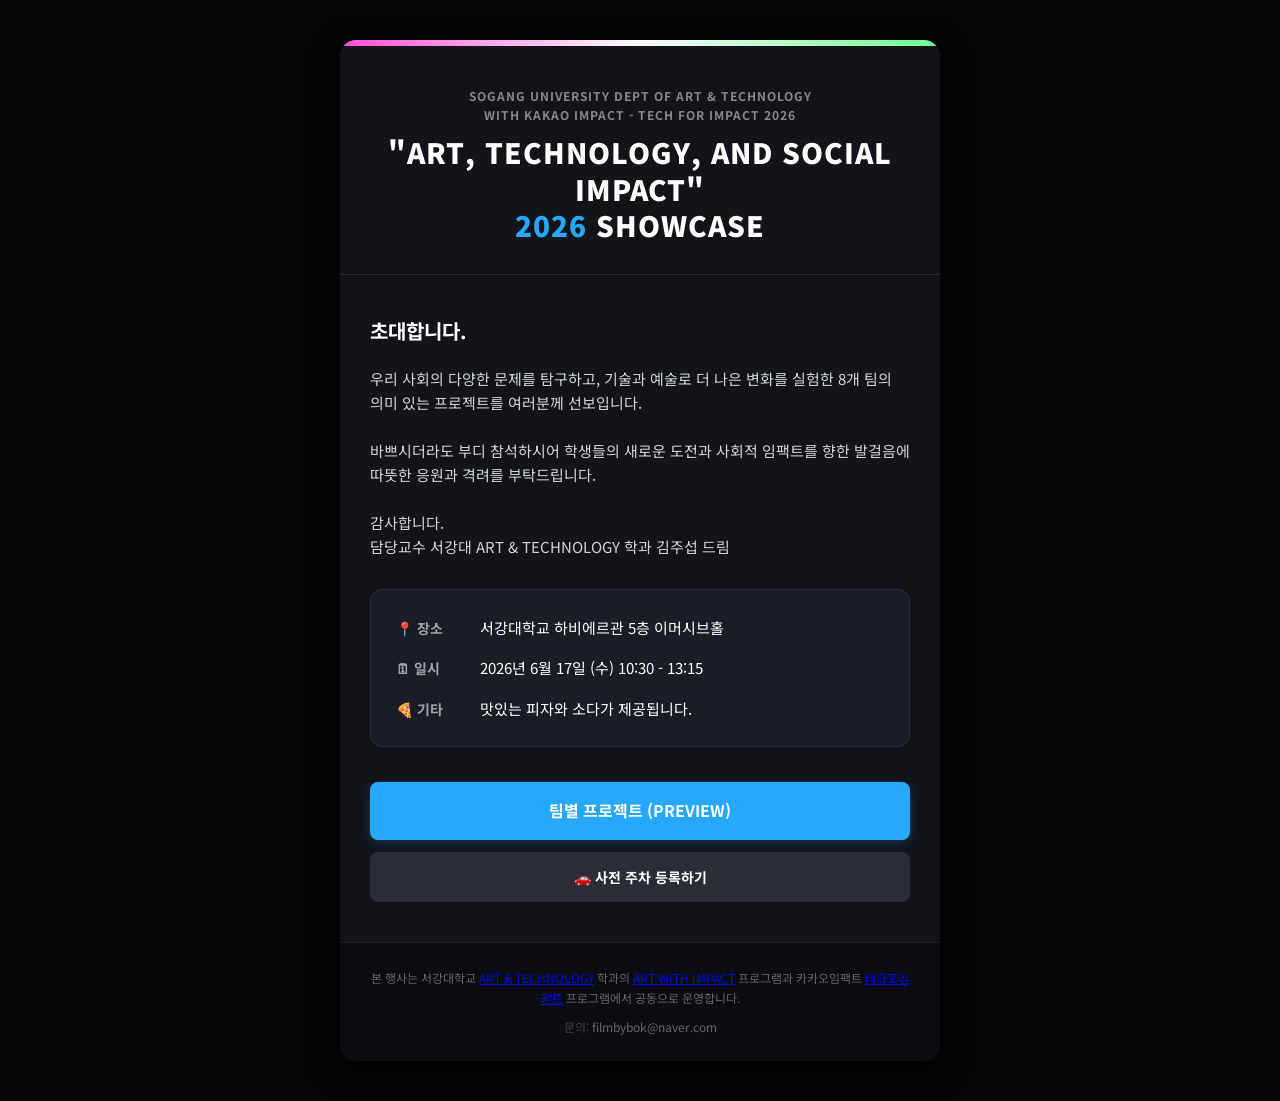
<file: email_invitation.html>
<!DOCTYPE html>
<html lang="ko">
<head>
  <meta charset="UTF-8">
  <meta name="viewport" content="width=device-width, initial-scale=1.0">
  <title>Tech for Impact 2026 초대장</title>
  <link href="https://fonts.googleapis.com/css2?family=Noto+Sans+KR:wght@400;700;900&display=swap" rel="stylesheet">
</head>
<body style="margin: 0; padding: 0; background-color: #050608;">
  <!-- 전체 배경 (웹사이트와 동일한 다크톤) -->
  <div style="background-color: #050608; padding: 40px 20px; font-family: 'Noto Sans KR', 'Apple SD Gothic Neo', 'Malgun Gothic', sans-serif; color: #ffffff; line-height: 1.6;">
    
    <!-- 이메일 본문 컨테이너 -->
    <div style="max-width: 600px; margin: 0 auto; background-color: #12141a; border-radius: 16px; overflow: hidden; box-shadow: 0 10px 30px rgba(0,0,0,0.8);">
      
      <!-- 상단 그라데이션 포인트 (로고 컬러 참고) -->
      <div style="height: 6px; background: linear-gradient(90deg, #ff4fd8, #ffffff, #6cff8f);"></div>
      
      <!-- 헤더 영역 -->
      <div style="padding: 40px 30px 30px; text-align: center; border-bottom: 1px solid #2a2d36;">
        <p style="margin: 0; font-size: 12px; font-weight: 700; color: #888; letter-spacing: 1px;">SOGANG UNIVERSITY DEPT OF ART & TECHNOLOGY<br>WITH KAKAO IMPACT - TECH FOR IMPACT 2026</p>
        <h1 style="margin: 10px 0 0; font-size: 28px; font-weight: 1000; letter-spacing: 1px; line-height: 1.3; color: #ffffff;">
          "ART, TECHNOLOGY, AND SOCIAL IMPACT"<br><span style="color: #26a8ff;">2026</span> SHOWCASE
        </h1>
      </div>
      
      <!-- 본문 영역 -->
      <div style="padding: 40px 30px;">
        <h2 style="margin: 0 0 20px; font-size: 20px; font-weight: 700; color: #ffffff;">초대합니다.</h2>
        <p style="margin: 0 0 30px; font-size: 15px; color: #d1d5db; word-break: keep-all;">
          우리 사회의 다양한 문제를 탐구하고, 기술과 예술로 더 나은 변화를 실험한 8개 팀의 의미 있는 프로젝트를 여러분께 선보입니다.<br><br>
          바쁘시더라도 부디 참석하시어 학생들의 새로운 도전과 사회적 임팩트를 향한 발걸음에 따뜻한 응원과 격려를 부탁드립니다. <br><br> 감사합니다. <br>담당교수 서강대 ART & TECHNOLOGY 학과 김주섭 드림<br>
        </p>
        
        <!-- 정보 박스 -->
        <div style="background-color: #1a1d26; border-radius: 12px; padding: 25px; margin-bottom: 35px; border: 1px solid #2a2d36;">
          <div style="margin-bottom: 15px;">
            <span style="display: inline-block; width: 80px; font-weight: 700; color: #a1a1aa; font-size: 14px;">📍 장소</span>
            <span style="font-size: 15px; color: #ffffff;">서강대학교 하비에르관 5층 이머시브홀</span>
          </div>
          <div style="margin-bottom: 15px;">
            <span style="display: inline-block; width: 80px; font-weight: 700; color: #a1a1aa; font-size: 14px;">🗓 일시</span>
            <span style="font-size: 15px; color: #ffffff;">2026년 6월 17일 (수) 10:30 - 13:15</span>
          </div>
          <div>
            <span style="display: inline-block; width: 80px; font-weight: 700; color: #a1a1aa; font-size: 14px;">🍕 기타</span>
            <span style="font-size: 15px; color: #ffffff;">맛있는 피자와 소다가 제공됩니다. </span>
          </div>
        </div>
        
        <!-- 버튼(CTA) 영역 -->
        <div style="text-align: center;">
          <a href="https://sogangimpact2026.vercel.app/" style="display: block; background-color: #26a8ff; color: #ffffff; text-decoration: none; padding: 16px; border-radius: 8px; font-weight: 700; font-size: 16px; margin-bottom: 12px; box-shadow: 0 4px 12px rgba(38, 168, 255, 0.2);">
            팀별 프로젝트 (PREVIEW)
          </a>
          <a href="https://forms.gle/Uthz6NSPif3weJQb8" style="display: block; background-color: #2a2d36; color: #ffffff; text-decoration: none; padding: 14px; border-radius: 8px; font-weight: 700; font-size: 14px;">
            🚗 사전 주차 등록하기
          </a>
        </div>
      </div>
      
      <!-- 푸터 영역 -->
      <div style="padding: 25px 30px; background-color: #0b0c10; text-align: center; border-top: 1px solid #1f2229;">
        <p style="margin: 0; font-size: 12px; color: #666; line-height: 1.6;">
          본 행사는 서강대학교 <a class="eyebrow" href="https://creative.sogang.ac.kr">ART & TECHNOLOGY</a> 학과의 <a class="eyebrow" href="https://artwithimpact.vercel.app">ART WITH IMPACT</a> 프로그램과 카카오임팩트 <a class="eyebrow" href="https://techforimpact.io">테크포임팩트</a> 프로그램에서 공동으로 운영합니다.
        </p>
        <p style="margin: 10px 0 0; font-size: 12px; color: #444;">
          문의: <a href="mailto:filmbybok@naver.com" style="color: #666; text-decoration: none;">filmbybok@naver.com</a>
        </p>
      </div>
    </div>
  </div>
</body>
</html>
</file>
